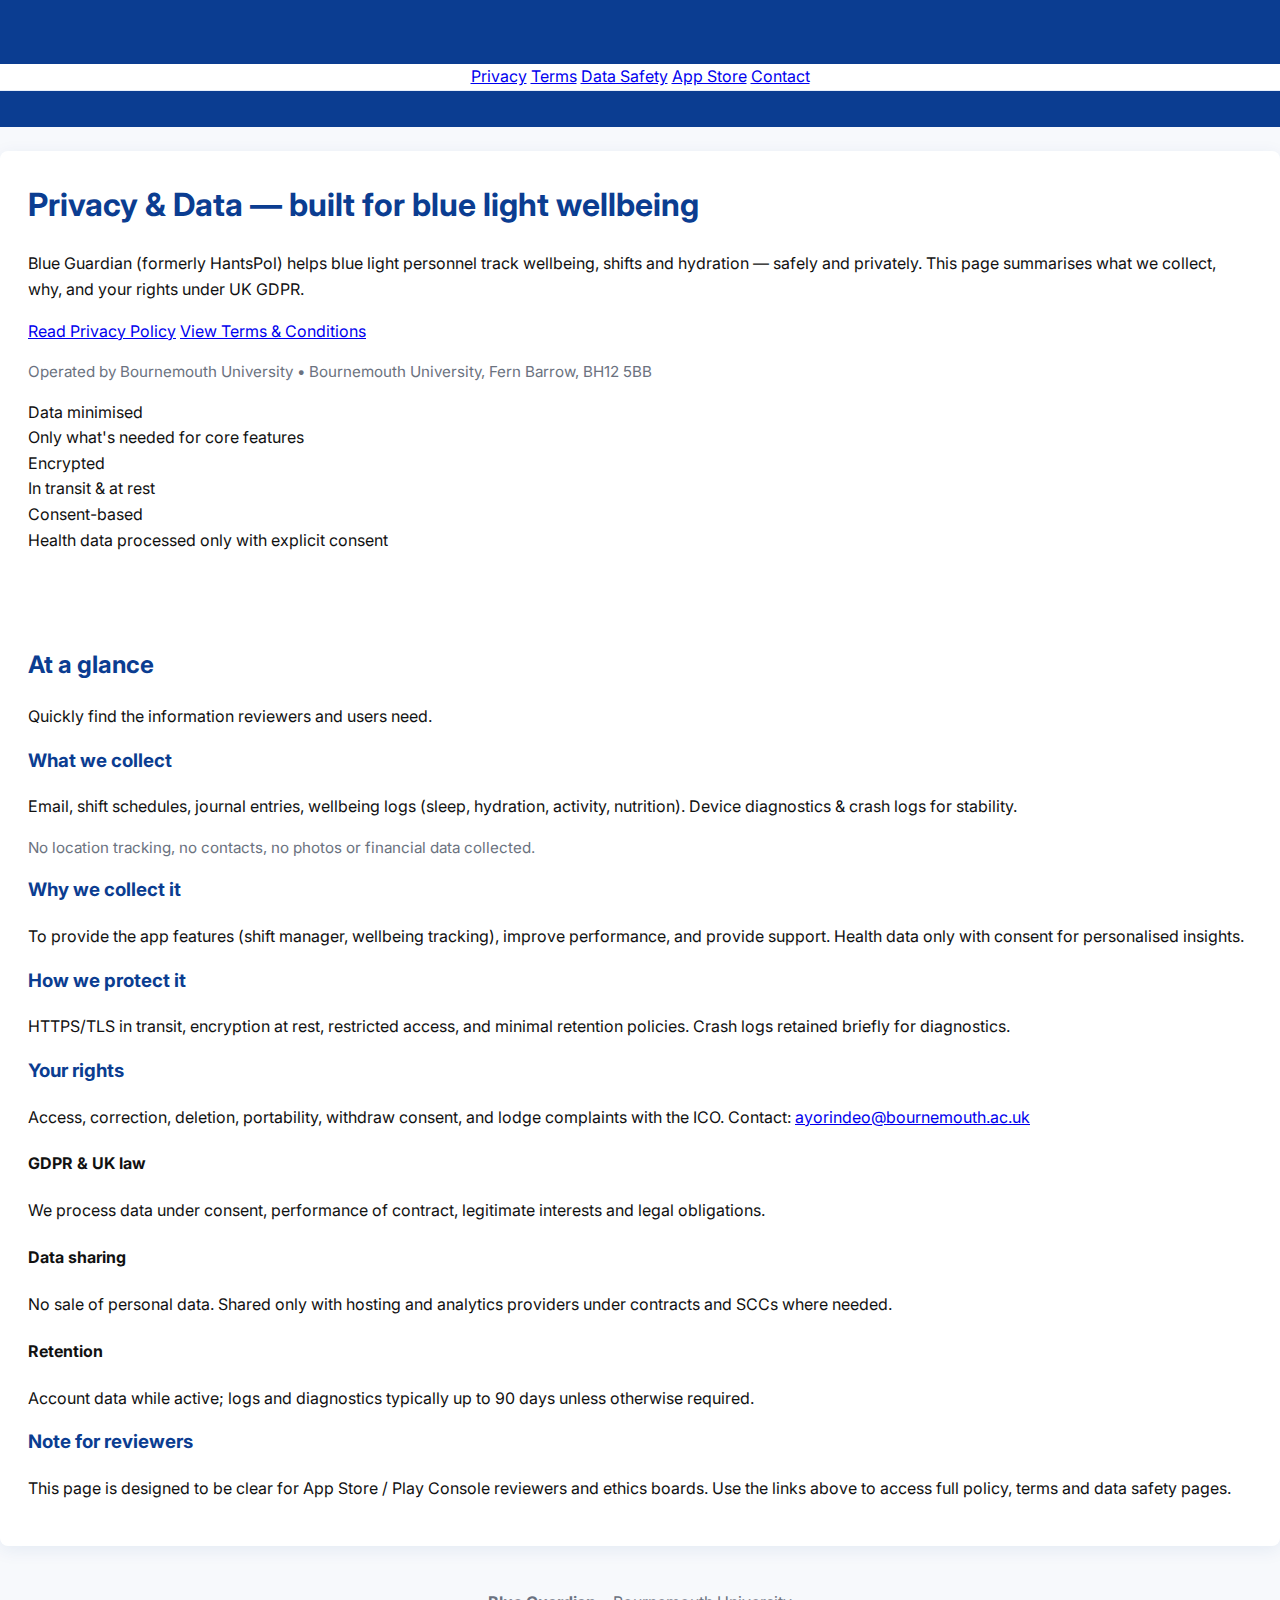
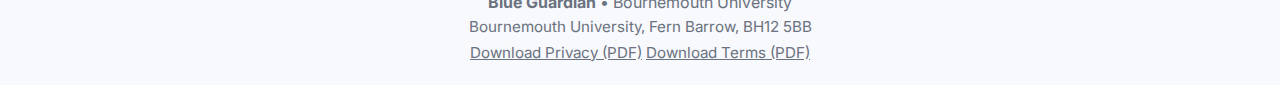
<file: index.html>
<!-- !doctype html>
<html lang="en">
<head>
  <meta charset="utf-8">
  <meta name="viewport" content="width=device-width,initial-scale=1">
  <title>Privacy Policy – Blue Light Guardian 24/7</title>
  <link rel="stylesheet" href="assets/style.css">
</head>
<body>

<nav class="nav">
  <div class="nav-inner">
    <a class="brand" href="index.html">Blue Light Guardian 24/7</a>
    <ul class="menu">
      <li><a href="index.html">Privacy Policy</a></li>
      <li><a href="terms.html">Terms &amp; Conditions</a></li>
      <li><a href="data-safety.html">Data Safety (Play Store)</a></li>
      <li><a href="appstore-summary.html">App Store Summary</a></li>
      <li><a href="contact.html">Contact</a></li>
    </ul>
  </div>
</nav>

<header>
  <div class="wrap">
    <h1>Privacy Policy – Blue Light Guardian 24/7</h1>
    <p class="small">Last updated: 25 November 2025</p>
  </div>
</header>

<main class="wrap" role="main">
  <section>
    <h2>Introduction</h2>
    <p>Blue Light Guardian 24/7 is a mobile health and wellbeing application developed and operated by <strong>Bournemouth University</strong>. This Privacy Policy explains what personal information we collect, why we collect it, how we use it and the rights you have.</p>
  </section>

  <section>
    <h2>Controller & Contact</h2>
    <p><strong>Data Controller:</strong> Bournemouth University<br>
    Address: Bournemouth University, Fern Barrow, BH12 5BB<br>
    Data contact: <a href="mailto:ayorindeo@bournemouth.ac.uk">ayorindeo@bournemouth.ac.uk</a></p>
  </section>

  <section>
    <h2>Data We Collect</h2>
    <p>We minimise collection and only gather data necessary for core functions.</p>
    <h3>Data You Provide</h3>
    <ul>
      <li>Email address (for account and support)</li>
      <li>Shift schedules and shift metadata</li>
      <li>Journal entries and user-generated wellbeing notes</li>
      <li>Wellbeing metrics you enter (sleep, hydration, activity, nutrition)</li>
    </ul>

    <h3>Automatically Collected</h3>
    <ul>
      <li>Device model and OS version</li>
      <li>App usage and feature telemetry (aggregated)</li>
      <li>Crash logs and diagnostics</li>
      <li>IP address for security and anti-abuse</li>
    </ul>

    <p class="notice"><strong>Health data / special category:</strong> Some wellbeing logs may amount to health data. These are processed only with your explicit consent during onboarding and can be withdrawn at any time.</p>
  </section>

  <section>
    <h2>Why We Process Your Data</h2>
    <p>Legal bases include consent, performance of contract (to deliver the app), legitimate interests (improving the app), and legal obligations. Purposes include providing shift and wellbeing features, personalisation, analytics, and support.</p>
  </section>

  <section>
    <h2>Third Parties & Data Sharing</h2>
    <p>We do not sell personal data. We may share data with:</p>
    <ul>
      <li>Trusted hosting providers for storage</li>
      <li>Crash reporting/analytics services (configured to minimise PII)</li>
      <li>Legal or regulatory authorities if required</li>
    </ul>
  </section>

  <section>
    <h2>Security & Retention</h2>
    <p>Data is encrypted in transit (HTTPS) and at rest. Access is limited to authorised personnel. Retention follows data minimisation: account data retained while account active; logs and crash data retained for operational periods (typically up to 90 days), unless required otherwise by law or research governance.</p>
  </section>

  <section>
    <h2>Your Rights</h2>
    <p>You have rights under UK GDPR including access, rectification, erasure, restriction, objection, portability and withdrawing consent. To exercise your rights contact <a href="mailto:ayorindeo@bournemouth.ac.uk">ayorindeo@bournemouth.ac.uk</a>.</p>
  </section>

  <section>
    <h2>Children</h2>
    <p>The app is not intended for users under 18. If we learn that we have collected information from a child under 18, we will delete it.</p>
  </section>

  <section>
    <h2>International Transfers</h2>
    <p>Where data is transferred outside the UK we will ensure adequate safeguards (e.g. SCCs) are in place.</p>
  </section>

  <section>
    <h2>Changes</h2>
    <p>We may update this policy. Substantial changes will be communicated via app notices and updated on this page.</p>
  </section>

  <section>
    <h2>Contact & Complaints</h2>
    <p>Contact: <a href="mailto:ayorindeo@bournemouth.ac.uk">ayorindeo@bournemouth.ac.uk</a>. You may also lodge a complaint with the Information Commissioner's Office (ICO) in the UK.</p>
  </section>

</main>


<footer class="site-footer">
  <div class="wrap">
    <p>© 2025 Bournemouth University. Blue Guardian – All rights reserved.</p>
    <p>For data rights requests or legal notices: <a href="mailto:ayorindeo@bournemouth.ac.uk">ayorindeo@bournemouth.ac.uk</a></p>
  </div>
</footer>

</body>
</html> -->

<!doctype html>
<html lang="en">
<head>
  <meta charset="utf-8" />
  <meta name="viewport" content="width=device-width,initial-scale=1" />
  <title>Blue Guardian – Privacy & Data</title>
  <link rel="preconnect" href="https://fonts.gstatic.com" crossorigin>
  <link href="https://fonts.googleapis.com/css2?family=Inter:wght@300;400;600;700&display=swap" rel="stylesheet">
  <link rel="stylesheet" href="assets/style.css">
  <meta name="description" content="Blue Guardian – Privacy Policy and legal pages for the wellbeing app developed by Bournemouth University.">
</head>
<body>
  <header class="site-header">
    <div class="container header-inner">
      <a class="brand" href="index.html"><strong>Blue</strong> Guardian</a>
      <nav class="nav" aria-label="Main navigation">
        <a href="index.html">Privacy</a>
        <a href="terms.html">Terms</a>
        <a href="data-safety.html">Data Safety</a>
        <a href="appstore-summary.html">App Store</a>
        <a href="contact.html" class="btn-outline">Contact</a>
      </nav>
    </div>
  </header>

  <main>
    <section class="hero">
      <div class="container hero-grid">
        <div class="hero-content">
          <h1>Privacy & Data — built for blue light wellbeing</h1>
          <p class="lead">Blue Guardian (formerly HantsPol) helps blue light personnel track wellbeing, shifts and hydration — safely and privately. This page summarises what we collect, why, and your rights under UK GDPR.</p>
          <p class="cta-row">
            <a class="btn-primary" href="index.html#privacy-details">Read Privacy Policy</a>
            <a class="btn-ghost" href="terms.html">View Terms &amp; Conditions</a>
          </p>
          <p class="small muted">Operated by Bournemouth University • Bournemouth University, Fern Barrow, BH12 5BB</p>
        </div>

        <div class="hero-cards" aria-hidden="true">
          <div class="card stat">
            <div class="stat-number">Data minimised</div>
            <div class="stat-desc">Only what's needed for core features</div>
          </div>
          <div class="card stat">
            <div class="stat-number">Encrypted</div>
            <div class="stat-desc">In transit &amp; at rest</div>
          </div>
          <div class="card stat">
            <div class="stat-number">Consent-based</div>
            <div class="stat-desc">Health data processed only with explicit consent</div>
          </div>
        </div>
      </div>

      <svg class="hero-wave" viewBox="0 0 1440 100" preserveAspectRatio="none" aria-hidden="true">
        <path d="M0,40 C240,120 1200,0 1440,60 L1440 100 L0 100 Z" fill="#ffffff"></path>
      </svg>
    </section>

    <section id="privacy-details" class="container cards-section" aria-labelledby="at-a-glance">
      <h2 id="at-a-glance">At a glance</h2>
      <p class="muted">Quickly find the information reviewers and users need.</p>

      <div class="grid" role="list">
        <article class="card" role="listitem">
          <h3>What we collect</h3>
          <p>Email, shift schedules, journal entries, wellbeing logs (sleep, hydration, activity, nutrition). Device diagnostics & crash logs for stability.</p>
          <p class="small">No location tracking, no contacts, no photos or financial data collected.</p>
        </article>

        <article class="card" role="listitem">
          <h3>Why we collect it</h3>
          <p>To provide the app features (shift manager, wellbeing tracking), improve performance, and provide support. Health data only with consent for personalised insights.</p>
        </article>

        <article class="card" role="listitem">
          <h3>How we protect it</h3>
          <p>HTTPS/TLS in transit, encryption at rest, restricted access, and minimal retention policies. Crash logs retained briefly for diagnostics.</p>
        </article>

        <article class="card" role="listitem">
          <h3>Your rights</h3>
          <p>Access, correction, deletion, portability, withdraw consent, and lodge complaints with the ICO. Contact: <a href="mailto:ayorindeo@bournemouth.ac.uk">ayorindeo@bournemouth.ac.uk</a></p>
        </article>
      </div>

      <div class="feature-grid" aria-hidden="true">
        <div class="feature">
          <h4>GDPR & UK law</h4>
          <p>We process data under consent, performance of contract, legitimate interests and legal obligations.</p>
        </div>
        <div class="feature">
          <h4>Data sharing</h4>
          <p>No sale of personal data. Shared only with hosting and analytics providers under contracts and SCCs where needed.</p>
        </div>
        <div class="feature">
          <h4>Retention</h4>
          <p>Account data while active; logs and diagnostics typically up to 90 days unless otherwise required.</p>
        </div>
      </div>

      <div class="notes">
        <h3>Note for reviewers</h3>
        <p class="muted">This page is designed to be clear for App Store / Play Console reviewers and ethics boards. Use the links above to access full policy, terms and data safety pages.</p>
      </div>
    </section>
  </main>

  <footer class="site-footer">
    <div class="container footer-inner">
      <div class="footer-left">
        <strong>Blue Guardian</strong> • Bournemouth University
        <div class="small">Bournemouth University, Fern Barrow, BH12 5BB</div>
      </div>
      <div class="footer-right">
        <a href="BlueGuardian_PrivacyPolicy.pdf" class="small">Download Privacy (PDF)</a>
        <a href="BlueGuardian_Terms.pdf" class="small">Download Terms (PDF)</a>
      </div>
    </div>
  </footer>

  <script>
    // small accessibility helper: add class for keyboard users
    document.addEventListener('keyup', function(e){
      if(e.key === 'Tab') document.body.classList.add('user-is-tabbing');
    });
  </script>
</body>
</html>
</file>
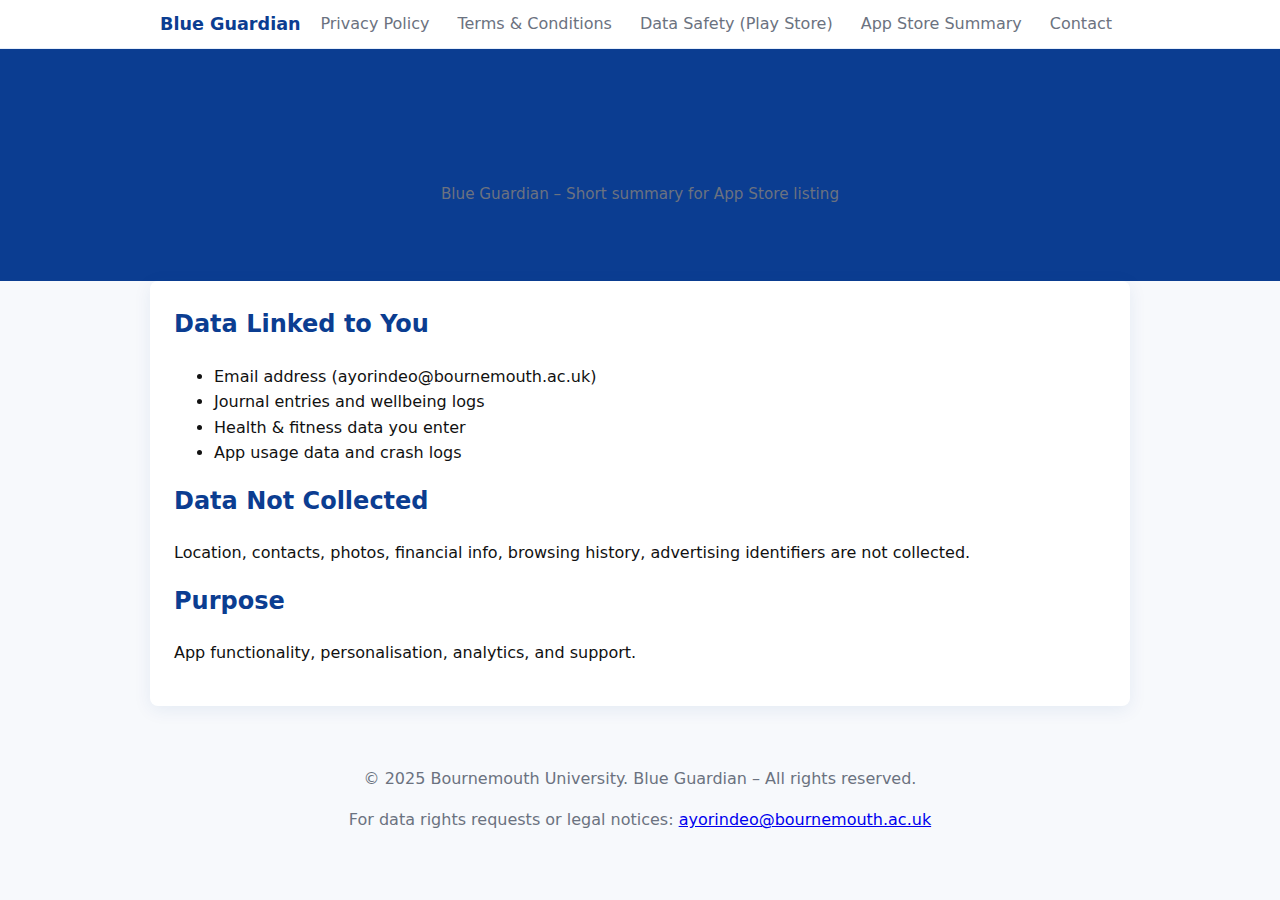
<file: appstore-summary.html>
<!doctype html>
<html lang="en">
<head>
  <meta charset="utf-8">
  <meta name="viewport" content="width=device-width,initial-scale=1">
  <title>App Store Privacy Summary – Blue Guardian</title>
  <link rel="stylesheet" href="assets/style.css">
</head>
<body>

<nav class="nav">
  <div class="nav-inner">
    <a class="brand" href="index.html">Blue Guardian</a>
    <ul class="menu">
      <li><a href="index.html">Privacy Policy</a></li>
      <li><a href="terms.html">Terms &amp; Conditions</a></li>
      <li><a href="data-safety.html">Data Safety (Play Store)</a></li>
      <li><a href="appstore-summary.html">App Store Summary</a></li>
      <li><a href="contact.html">Contact</a></li>
    </ul>
  </div>
</nav>

<header>
  <div class="wrap">
    <h1>App Store Privacy Summary</h1>
    <p class="small">Blue Guardian – Short summary for App Store listing</p>
  </div>
</header>

<main class="wrap" role="main">
  <section>
    <h2>Data Linked to You</h2>
    <ul>
      <li>Email address (ayorindeo@bournemouth.ac.uk)</li>
      <li>Journal entries and wellbeing logs</li>
      <li>Health &amp; fitness data you enter</li>
      <li>App usage data and crash logs</li>
    </ul>
  </section>

  <section>
    <h2>Data Not Collected</h2>
    <p>Location, contacts, photos, financial info, browsing history, advertising identifiers are not collected.</p>
  </section>

  <section>
    <h2>Purpose</h2>
    <p>App functionality, personalisation, analytics, and support.</p>
  </section>

</main>


<footer class="site-footer">
  <div class="wrap">
    <p>© 2025 Bournemouth University. Blue Guardian – All rights reserved.</p>
    <p>For data rights requests or legal notices: <a href="mailto:ayorindeo@bournemouth.ac.uk">ayorindeo@bournemouth.ac.uk</a></p>
  </div>
</footer>

</body>
</html>
</file>
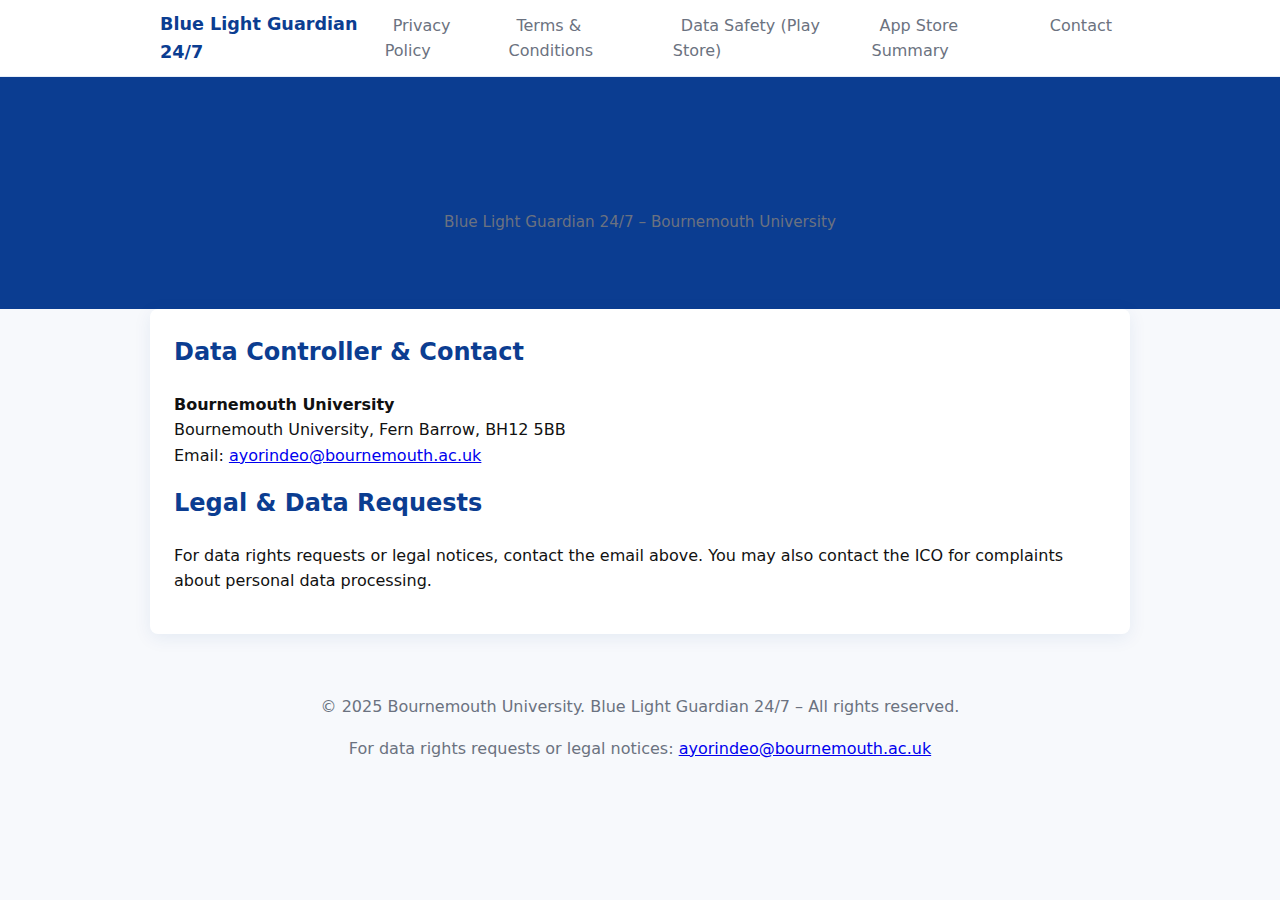
<file: contact.html>
<!doctype html>
<html lang="en">
<head>
  <meta charset="utf-8">
  <meta name="viewport" content="width=device-width,initial-scale=1">
  <title>Contact – Blue Light Guardian 24/7</title>
  <link rel="stylesheet" href="assets/style.css">
</head>
<body>

<nav class="nav">
  <div class="nav-inner">
    <a class="brand" href="index.html">Blue Light Guardian 24/7</a>
    <ul class="menu">
      <li><a href="index.html">Privacy Policy</a></li>
      <li><a href="terms.html">Terms &amp; Conditions</a></li>
      <li><a href="data-safety.html">Data Safety (Play Store)</a></li>
      <li><a href="appstore-summary.html">App Store Summary</a></li>
      <li><a href="contact.html">Contact</a></li>
    </ul>
  </div>
</nav>

<header>
  <div class="wrap">
    <h1>Contact</h1>
    <p class="small">Blue Light Guardian 24/7 – Bournemouth University</p>
  </div>
</header>

<main class="wrap" role="main">
  <section>
    <h2>Data Controller & Contact</h2>
    <p><strong>Bournemouth University</strong><br>
    Bournemouth University, Fern Barrow, BH12 5BB<br>
    Email: <a href="mailto:ayorindeo@bournemouth.ac.uk">ayorindeo@bournemouth.ac.uk</a></p>
  </section>

  <section>
    <h2>Legal & Data Requests</h2>
    <p>For data rights requests or legal notices, contact the email above. You may also contact the ICO for complaints about personal data processing.</p>
  </section>
</main>


<footer class="site-footer">
  <div class="wrap">
    <p>© 2025 Bournemouth University. Blue Light Guardian 24/7 – All rights reserved.</p>
    <p>For data rights requests or legal notices: <a href="mailto:ayorindeo@bournemouth.ac.uk">ayorindeo@bournemouth.ac.uk</a></p>
  </div>
</footer>

</body>
</html>
</file>
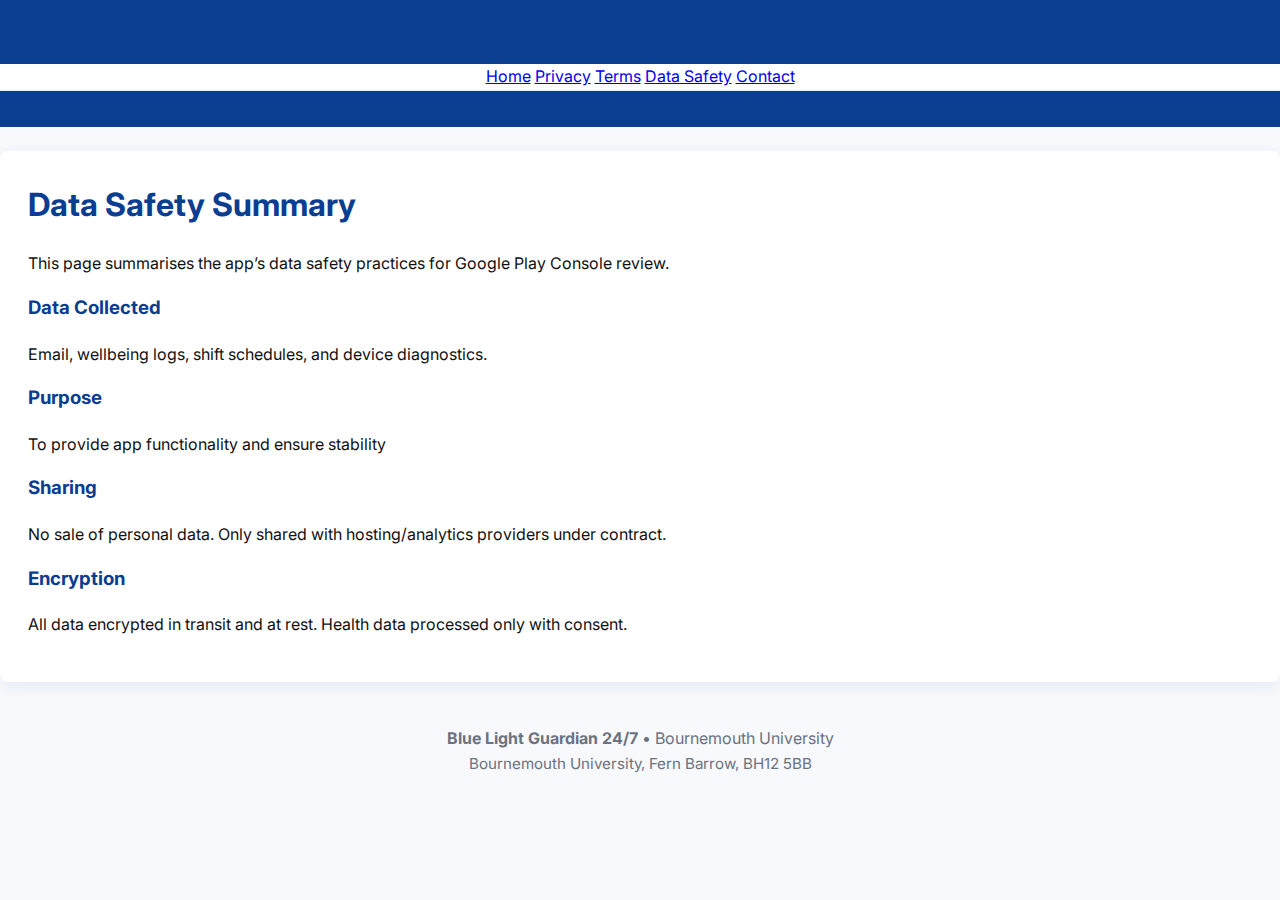
<file: data-safety.html>
<!-- <!doctype html>
<html lang="en">
<head>
  <meta charset="utf-8">
  <meta name="viewport" content="width=device-width,initial-scale=1">
  <title>Google Play Data Safety – Blue Light Guardian 24/7</title>
  <link rel="stylesheet" href="assets/style.css">
</head>
<body>

<nav class="nav">
  <div class="nav-inner">
    <a class="brand" href="index.html">Blue Light Guardian 24/7</a>
    <ul class="menu">
      <li><a href="index.html">Privacy Policy</a></li>
      <li><a href="terms.html">Terms &amp; Conditions</a></li>
      <li><a href="data-safety.html">Data Safety (Play Store)</a></li>
      <li><a href="appstore-summary.html">App Store Summary</a></li>
      <li><a href="contact.html">Contact</a></li>
    </ul>
  </div>
</nav>

<header>
  <div class="wrap">
    <h1>Data Safety – Blue Light Guardian 24/7</h1>
    <p class="small">Prepared for Google Play Console</p>
  </div>
</header>

<main class="wrap" role="main">
  <section>
    <h2>Summary</h2>
    <p>Blue Light Guardian 24/7 collects limited data to provide functionality. Data is not used for advertising or sold to third parties.</p>
  </section>

  <section>
    <h2>Data Collected</h2>
    <ul>
      <li><strong>Personal Info:</strong> Email (stored encrypted; deletion supported)</li>
      <li><strong>Health &amp; Fitness:</strong> Sleep, hydration, nutrition, activity (consent required; stored encrypted; deletion supported)</li>
      <li><strong>User Content:</strong> Journal and shift entries (stored encrypted; deletion supported)</li>
      <li><strong>App Activity &amp; Diagnostics:</strong> Usage metrics, crash logs (used for analytics; stored encrypted)</li>
    </ul>
  </section>

  <section>
    <h2>Data Use & Sharing</h2>
    <p>Data is used for core functionality, analytics and support. Shared only with hosting and crash-reporting providers. No advertising, no tracking across apps.</p>
  </section>

  <section>
    <h2>Security</h2>
    <p>Encryption in transit and at rest. Access restricted to authorised personnel only.</p>
  </section>

  <section>
    <h2>How to Delete Data</h2>
    <p>Contact <a href="mailto:ayorindeo@bournemouth.ac.uk">ayorindeo@bournemouth.ac.uk</a> or use in-app delete account functionality (where provided).</p>
  </section>

</main>


<footer class="site-footer">
  <div class="wrap">
    <p>© 2025 Bournemouth University. Blue Light Guardian 24/7 – All rights reserved.</p>
    <p>For data rights requests or legal notices: <a href="mailto:ayorindeo@bournemouth.ac.uk">ayorindeo@bournemouth.ac.uk</a></p>
  </div>
</footer>

</body>
</html> -->

<!doctype html>
<html lang="en">
<head>
  <meta charset="utf-8">
  <meta name="viewport" content="width=device-width,initial-scale=1">
  <title>Blue Light Guardian 24/7 – Data Safety</title>
  <link href="https://fonts.googleapis.com/css2?family=Inter:wght@300;400;600;700&display=swap" rel="stylesheet">
  <link rel="stylesheet" href="assets/style.css">
</head>
<body>
  <header class="site-header">
    <div class="container header-inner">
      <a class="brand" href="index.html"><strong>Blue</strong> Light Guardian 24/7</a>
      <nav class="nav" aria-label="Main navigation">
        <a href="index.html">Home</a>
        <a href="privacy.html">Privacy</a>
        <a href="terms.html">Terms</a>
        <a href="data-safety.html">Data Safety</a>
        <a href="contact.html">Contact</a>
      </nav>
    </div>
  </header>

  <main class="container cards-section">
    <h1>Data Safety Summary</h1>
    <p>This page summarises the app’s data safety practices for Google Play Console review.</p>

    <div class="grid">
      <div class="card">
        <h3>Data Collected</h3>
        <p>Email, wellbeing logs, shift schedules, and device diagnostics.</p>
      </div>
      <div class="card">
        <h3>Purpose</h3>
        <p>To provide app functionality and ensure stability</p>
      </div>
      <div class="card">
        <h3>Sharing</h3>
        <p>No sale of personal data. Only shared with hosting/analytics providers under contract.</p>
      </div>
      <div class="card">
        <h3>Encryption</h3>
        <p>All data encrypted in transit and at rest. Health data processed only with consent.</p>
      </div>
    </div>
  </main>

  <footer class="site-footer">
    <div class="container footer-inner">
      <div class="footer-left">
        <strong>Blue Light Guardian 24/7</strong> • Bournemouth University
        <div class="small">Bournemouth University, Fern Barrow, BH12 5BB</div>
      </div>
    </div>
  </footer>
</body>
</html>
</file>
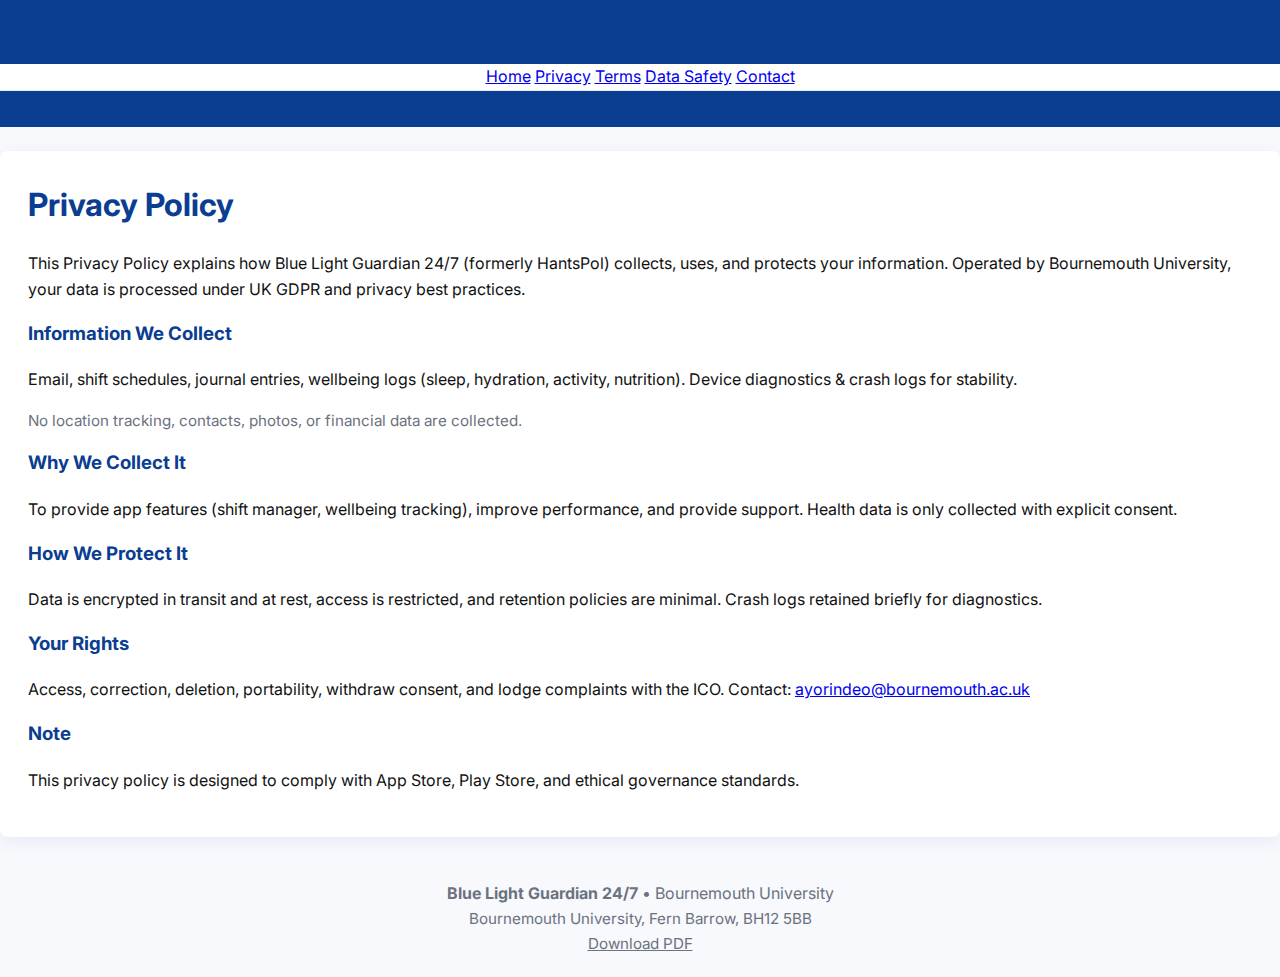
<file: privacy.html>
<!doctype html>
<html lang="en">
<head>
  <meta charset="utf-8">
  <meta name="viewport" content="width=device-width,initial-scale=1">
  <title>Blue Light Guardian 24/7 – Privacy Policy</title>
  <link href="https://fonts.googleapis.com/css2?family=Inter:wght@300;400;600;700&display=swap" rel="stylesheet">
  <link rel="stylesheet" href="assets/style.css">
</head>
<body>
  <header class="site-header">
    <div class="container header-inner">
      <a class="brand" href="index.html"><strong>Blue</strong>Light Guardian 24/7 </a>
      <nav class="nav" aria-label="Main navigation">
        <a href="index.html">Home</a>
        <a href="privacy.html">Privacy</a>
        <a href="terms.html">Terms</a>
        <a href="data-safety.html">Data Safety</a>
        <a href="contact.html">Contact</a>
      </nav>
    </div>
  </header>

  <main class="container cards-section">
    <h1>Privacy Policy</h1>
    <p>This Privacy Policy explains how Blue Light Guardian 24/7 (formerly HantsPol) collects, uses, and protects your information. Operated by Bournemouth University, your data is processed under UK GDPR and privacy best practices.</p>

    <div class="grid">
      <div class="card">
        <h3>Information We Collect</h3>
        <p>Email, shift schedules, journal entries, wellbeing logs (sleep, hydration, activity, nutrition). Device diagnostics & crash logs for stability.</p>
        <p class="small">No location tracking, contacts, photos, or financial data are collected.</p>
      </div>
      <div class="card">
        <h3>Why We Collect It</h3>
        <p>To provide app features (shift manager, wellbeing tracking), improve performance, and provide support. Health data is only collected with explicit consent.</p>
      </div>
      <div class="card">
        <h3>How We Protect It</h3>
        <p>Data is encrypted in transit and at rest, access is restricted, and retention policies are minimal. Crash logs retained briefly for diagnostics.</p>
      </div>
      <div class="card">
        <h3>Your Rights</h3>
        <p>Access, correction, deletion, portability, withdraw consent, and lodge complaints with the ICO. Contact: <a href="mailto:ayorindeo@bournemouth.ac.uk">ayorindeo@bournemouth.ac.uk</a></p>
      </div>
    </div>

    <div class="notes">
      <h3>Note</h3>
      <p class="muted">This privacy policy is designed to comply with App Store, Play Store, and ethical governance standards.</p>
    </div>
  </main>

  <footer class="site-footer">
    <div class="container footer-inner">
      <div class="footer-left">
        <strong>Blue Light Guardian 24/7</strong> • Bournemouth University
        <div class="small">Bournemouth University, Fern Barrow, BH12 5BB</div>
      </div>
      <div class="footer-right">
        <a href="BlueGuardian_PrivacyPolicy.pdf" class="small">Download PDF</a>
      </div>
    </div>
  </footer>
</body>
</html>
</file>
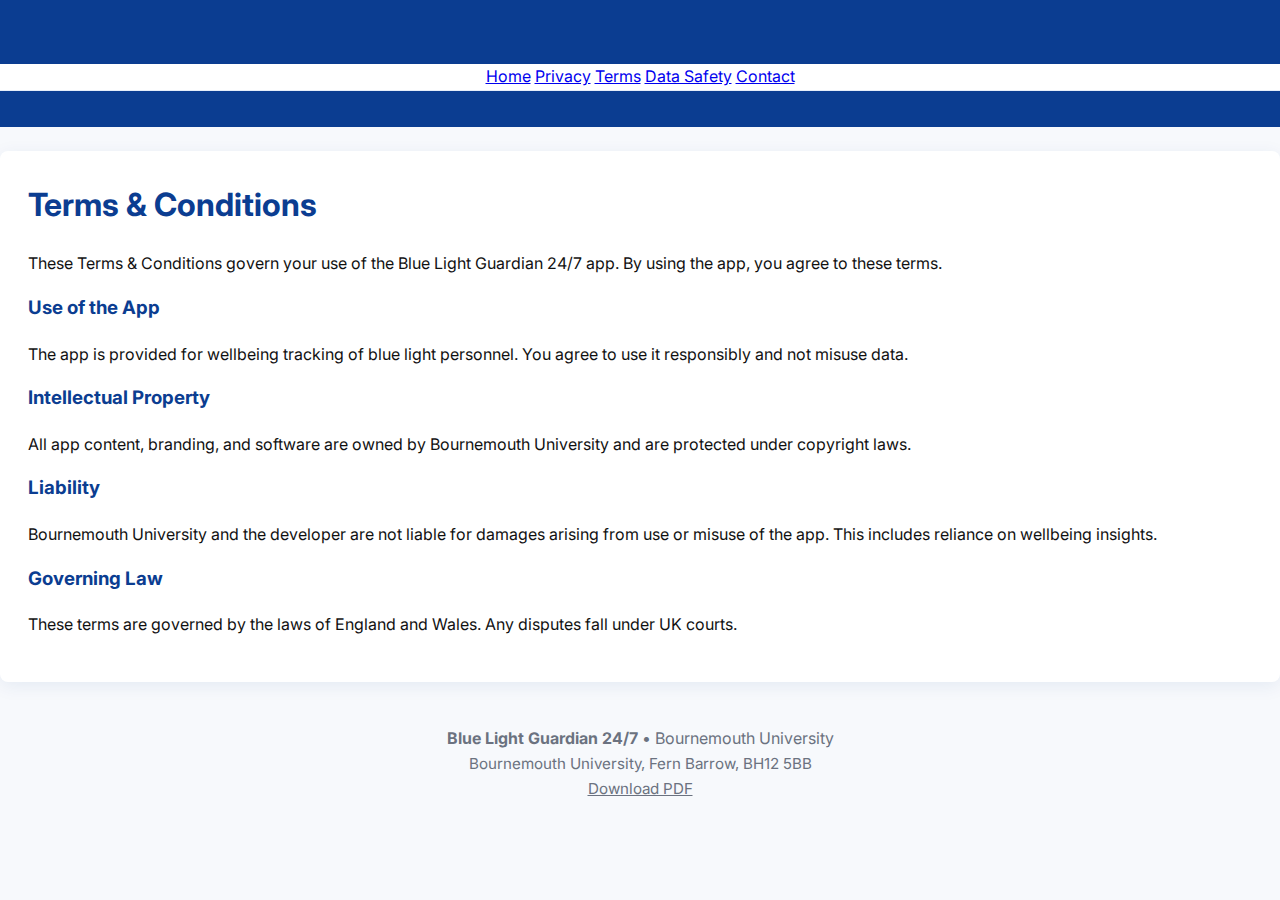
<file: terms.html>
<!-- <!doctype html>
<html lang="en">
<head>
  <meta charset="utf-8">
  <meta name="viewport" content="width=device-width,initial-scale=1">
  <title>Terms & Conditions – Blue Light Guardian 24/7</title>
  <link rel="stylesheet" href="assets/style.css">
</head>
<body>

<nav class="nav">
  <div class="nav-inner">
    <a class="brand" href="index.html">Blue Light Guardian 24/7</a>
    <ul class="menu">
      <li><a href="index.html">Privacy Policy</a></li>
      <li><a href="terms.html">Terms &amp; Conditions</a></li>
      <li><a href="data-safety.html">Data Safety (Play Store)</a></li>
      <li><a href="appstore-summary.html">App Store Summary</a></li>
      <li><a href="contact.html">Contact</a></li>
    </ul>
  </div>
</nav>

<header>
  <div class="wrap">
    <h1>Terms &amp; Conditions – Blue Light Guardian 24/7</h1>
    <p class="small">Last updated: 25 November 2025</p>
  </div>
</header>

<main class="wrap" role="main">
  <section>
    <h2>1. Introduction</h2>
    <p>These Terms &amp; Conditions ("Terms") govern your use of the Blue Light Guardian 24/7 mobile application ("App"). The App is provided by Bournemouth University. By using the App you agree to these Terms.</p>
  </section>

  <section>
    <h2>2. Acceptance</h2>
    <p>Use of the App constitutes acceptance. If you do not agree, do not use the App.</p>
  </section>

  <section>
    <h2>3. Scope of Service</h2>
    <p>The App provides shift management, wellbeing tracking and informational resources. Features may change and the University may update the App periodically.</p>
  </section>

  <section>
    <h2>4. Intellectual Property</h2>
    <p>All intellectual property rights in the App, designs, text, images and software are owned or licensed by Bournemouth University unless otherwise stated. You may not reproduce or use University marks or content except as permitted.</p>
  </section>

  <section>
    <h2>5. User Responsibilities</h2>
    <ul>
      <li>You must not use the App for unlawful purposes or misuse it.</li>
      <li>You are responsible for the accuracy of any data you enter.</li>
      <li>Do not rely on the App for clinical diagnosis or emergency decision-making.</li>
    </ul>
  </section>

  <section>
    <h2>6. Disclaimers</h2>
    <p class="notice"><strong>Important legal notice:</strong> The App is provided for general wellbeing and educational purposes and is not a medical device. It does not replace professional medical advice.</p>
    <p>To the fullest extent permitted by law, Bournemouth University provides the App "as is" and disclaims all warranties, whether express or implied, including merchantability, fitness for a particular purpose, and non-infringement.</p>
  </section>

  <section>
    <h2>7. Limitation of Liability</h2>
    <p>Except as required by applicable law, Bournemouth University, its staff, agents and developers shall not be liable for any indirect, special, incidental, or consequential loss (including loss of profits, data or goodwill) arising out of or in connection with your use of the App, even if advised of the possibility of such loss.</p>
    <p>Liability for direct loss will be limited to the extent permitted by law. Nothing in these Terms excludes liability for death or personal injury caused by negligence, or for fraud.</p>
  </section>

  <section>
    <h2>8. Indemnity</h2>
    <p>You agree to indemnify and hold harmless Bournemouth University, its officers, employees and agents against any claims, liabilities, losses, damages or expenses (including reasonable legal costs) arising from your misuse of the App or breach of these Terms.</p>
  </section>

  <section>
    <h2>9. Third-Party Links</h2>
    <p>The App may link to third-party services. Bournemouth University is not responsible for third-party content or services and you use them at your own risk.</p>
  </section>

  <section>
    <h2>10. Data Protection</h2>
    <p>Use of personal data is governed by our <a href="index.html">Privacy Policy</a>. By using the App you consent to the processing described there.</p>
  </section>

  <section>
    <h2>11. Termination</h2>
    <p>We may suspend or terminate access if you breach these Terms or where required by law. You can delete your account at any time, which will remove your personal data in accordance with our Privacy Policy.</p>
  </section>

  <section>
    <h2>12. Governing Law & Jurisdiction</h2>
    <p>These Terms are governed by the laws of England and Wales. Disputes will be subject to the exclusive jurisdiction of the courts of England and Wales.</p>
  </section>

  <section>
    <h2>13. Contact</h2>
    <p>For queries: <a href="mailto:ayorindeo@bournemouth.ac.uk">ayorindeo@bournemouth.ac.uk</a></p>
  </section>

</main>


<footer class="site-footer">
  <div class="wrap">
    <p>© 2025 Bournemouth University. Blue Light Guardian 24/7 – All rights reserved.</p>
    <p>For data rights requests or legal notices: <a href="mailto:ayorindeo@bournemouth.ac.uk">ayorindeo@bournemouth.ac.uk</a></p>
  </div>
</footer>

</body>
</html> -->

<!doctype html>
<html lang="en">
<head>
  <meta charset="utf-8">
  <meta name="viewport" content="width=device-width,initial-scale=1">
  <title>Blue Light Guardian 24/7 – Terms & Conditions</title>
  <link href="https://fonts.googleapis.com/css2?family=Inter:wght@300;400;600;700&display=swap" rel="stylesheet">
  <link rel="stylesheet" href="assets/style.css">
</head>
<body>
  <header class="site-header">
    <div class="container header-inner">
      <a class="brand" href="index.html"><strong>Blue</strong> Light Guardian 24/7</a>
      <nav class="nav" aria-label="Main navigation">
        <a href="index.html">Home</a>
        <a href="privacy.html">Privacy</a>
        <a href="terms.html">Terms</a>
        <a href="data-safety.html">Data Safety</a>
        <a href="contact.html">Contact</a>
      </nav>
    </div>
  </header>

  <main class="container cards-section">
    <h1>Terms & Conditions</h1>
    <p>These Terms & Conditions govern your use of the Blue Light Guardian 24/7 app. By using the app, you agree to these terms.</p>

    <div class="grid">
      <div class="card">
        <h3>Use of the App</h3>
        <p>The app is provided for wellbeing tracking of blue light personnel. You agree to use it responsibly and not misuse data.</p>
      </div>
      <div class="card">
        <h3>Intellectual Property</h3>
        <p>All app content, branding, and software are owned by Bournemouth University and are protected under copyright laws.</p>
      </div>
      <div class="card">
        <h3>Liability</h3>
        <p>Bournemouth University and the developer are not liable for damages arising from use or misuse of the app. This includes reliance on wellbeing insights.</p>
      </div>
      <div class="card">
        <h3>Governing Law</h3>
        <p>These terms are governed by the laws of England and Wales. Any disputes fall under UK courts.</p>
      </div>
    </div>
  </main>

  <footer class="site-footer">
    <div class="container footer-inner">
      <div class="footer-left">
        <strong>Blue Light Guardian 24/7</strong> • Bournemouth University
        <div class="small">Bournemouth University, Fern Barrow, BH12 5BB</div>
      </div>
      <div class="footer-right">
        <a href="BlueGuardian_Terms.pdf" class="small">Download PDF</a>
      </div>
    </div>
  </footer>
</body>
</html>
</file>
<file: assets/style.css>
/* Simple, accessible styling for GitHub Pages */
:root{--brand:#0b3d91;--muted:#6b7280;--bg:#f7f9fc}
*{box-sizing:border-box}
body{font-family:Inter,system-ui,Segoe UI,Arial,sans-serif;line-height:1.6;margin:0;background:var(--bg);color:#111}
.wrap{max-width:980px;margin:0 auto;padding:24px}
header{background:var(--brand);color:#fff;padding:36px 0;text-align:center}
h1,h2,h3{color:var(--brand);margin-top:0}
.nav{background:#fff;border-bottom:1px solid #e6eef9}
.nav-inner{max-width:980px;margin:0 auto;display:flex;align-items:center;justify-content:space-between;padding:10px}
.brand{font-weight:700;color:var(--brand);text-decoration:none;font-size:1.1rem}
.menu{list-style:none;margin:0;padding:0;display:flex;gap:12px}
.menu a{color:var(--muted);text-decoration:none;padding:8px;border-radius:6px}
.menu a:hover{background:#eef5ff;color:var(--brand)}
main{background:#fff;margin:24px auto;padding:28px;border-radius:8px;box-shadow:0 4px 18px rgba(11,61,145,0.08)}
.code{background:#0f1724;color:#fff;padding:12px;border-radius:6px;overflow:auto}
.site-footer{padding:20px 0;text-align:center;color:var(--muted)}
.small{font-size:0.95rem;color:var(--muted)}
.notice{background:#fff7cc;border-left:6px solid #ffcf00;padding:12px;margin:16px 0;border-radius:6px}
@media(max-width:720px){.nav-inner{flex-direction:column;gap:8px}.menu{flex-wrap:wrap;justify-content:center}}
</file>
